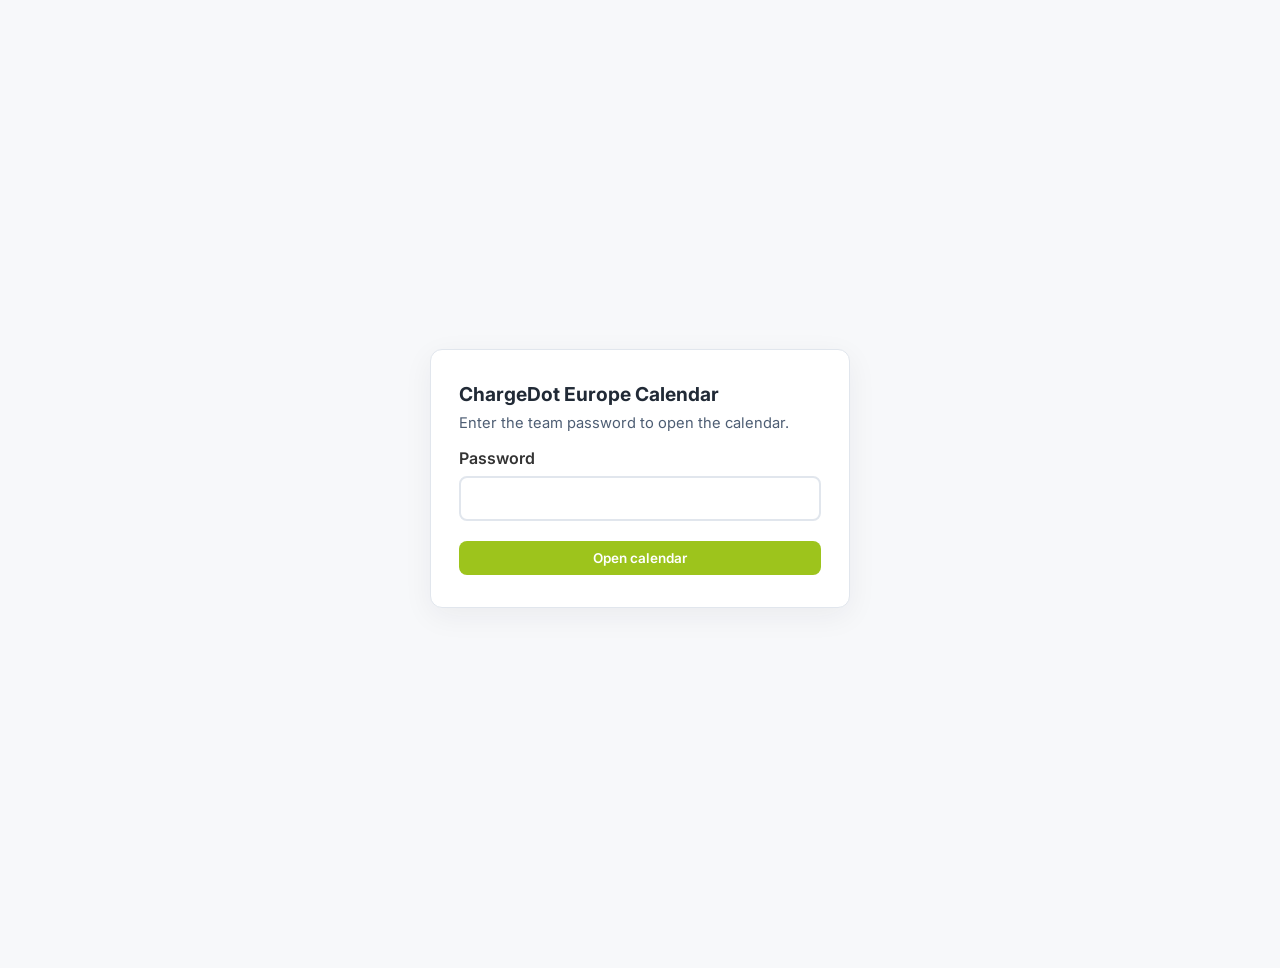
<file: index.html>
<!DOCTYPE html>
<html lang="en">
<head>
    <meta charset="UTF-8">
    <meta name="viewport" content="width=device-width, initial-scale=1.0">
    <title>ChargeDot Europe Calendar</title>
    <link rel="preconnect" href="https://fonts.googleapis.com">
    <link rel="preconnect" href="https://fonts.gstatic.com" crossorigin>
    <link href="https://fonts.googleapis.com/css2?family=Inter:wght@400;500;600;700&display=swap" rel="stylesheet">
    <link rel="icon" href="logo.png" type="image/png">
    <link rel="stylesheet" href="styles.css?v=20261125b">
</head>
<body>
    <div id="passwordGate" class="password-gate" hidden>
        <div class="password-card">
            <h1>ChargeDot Europe Calendar</h1>
            <p>Enter the team password to open the calendar.</p>
            <form id="passwordForm" autocomplete="off">
                <div class="form-group">
                    <label for="passwordInput">Password</label>
                    <input type="password" id="passwordInput" name="calendar-password" autocomplete="off" required>
                </div>
                <p id="passwordError" class="password-error" hidden>That password is not correct. Try again.</p>
                <button type="submit" class="btn btn-primary" style="width:100%;">Open calendar</button>
            </form>
        </div>
    </div>
    <div class="container" id="appContainer" hidden>
        <div class="header">
            <div class="header-logo">
                <div class="logo-icon">
                    <img src="logo.png" alt="ChargeDot">
                </div>
                <div>
                    <h1>ChargeDot Europe Calendar</h1>
                    <p>EV charging events, socials, Dutch, China and Singapore holidays and team days</p>
                </div>
            </div>
        </div>

        <div class="controls">
            <div class="view-buttons">
                <button class="btn btn-secondary active" onclick="changeView('year')">Year</button>
                <button class="btn btn-secondary" onclick="changeView('month')">Month</button>
                <button class="btn btn-secondary" onclick="changeView('week')">Week</button>
                <button class="btn btn-secondary" onclick="changeView('holidays')">Holiday view</button>
                <button class="btn btn-secondary" onclick="changeView('office')">Office view</button>
            </div>
            
            <div class="navigation">
                <button class="nav-btn" onclick="navigate(-1)">←</button>
                <div class="current-period" id="currentPeriod">2026</div>
                <button class="nav-btn" onclick="navigate(1)">→</button>
            </div>

            <div style="display:flex;gap:10px;">
                <button class="btn btn-primary" onclick="openAddModal()">+ Add event</button>
                <button class="btn btn-secondary" onclick="openOfficeSettings()" title="Configure office days">Office days</button>
            </div>
        </div>

        <div class="legend">
            <div class="legend-item" data-type="event" onclick="toggleFilter('event')" title="Click to hide or show">
                <div class="legend-color" style="background: #667eea;"></div>
                <span>EV events</span>
            </div>
            <div class="legend-item" data-type="social" onclick="toggleFilter('social')" title="Click to hide or show">
                <div class="legend-color" style="background: #db2777;"></div>
                <span>Social</span>
            </div>
            <div class="legend-item" data-type="holiday" onclick="toggleFilter('holiday')" title="Click to hide or show">
                <div class="legend-color" style="background: #e74c3c;"></div>
                <span>Holidays (NL + CN + SG)</span>
            </div>
            <div class="legend-item" data-type="birthday" onclick="toggleFilter('birthday')" title="Click to hide or show">
                <div class="legend-color" style="background: #f39c12;"></div>
                <span>Birthdays</span>
            </div>
            <div class="legend-item" data-type="office" onclick="toggleFilter('office')" title="Click to hide or show">
                <div class="legend-color" style="background: #27ae60;"></div>
                <span>Office days</span>
            </div>
            <div class="legend-item" data-type="employee-holiday" onclick="toggleFilter('employee-holiday')" title="Click to hide or show">
                <div class="legend-color" style="background: #9b59b6;"></div>
                <span>Employee holidays</span>
            </div>
            <div class="legend-item" data-type="wfh" onclick="toggleFilter('wfh')" title="Click to hide or show">
                <div class="legend-color" style="background: #17a2b8;"></div>
                <span>WFH (abroad)</span>
            </div>
            <div class="legend-item" data-type="other" onclick="toggleFilter('other')" title="Click to hide or show">
                <div class="legend-color" style="background: #34495e;"></div>
                <span>Other</span>
            </div>
            <button type="button" class="legend-bulk" id="legendBulkBtn" onclick="toggleAllFilters()">Deselect all</button>
        </div>

        <div class="calendar-content" id="calendarContent">
            <div style="padding: 50px; text-align: center; color: #4e5e74;">
                <h2>Loading calendar...</h2>
                <p>If this message persists, please refresh the page.</p>
            </div>
        </div>
    </div>

    <div class="modal" id="addModal">
        <div class="modal-content">
            <div class="modal-header">
                <h2>Add event</h2>
                <button class="close-btn" onclick="closeModal('addModal')">&times;</button>
            </div>
            <form onsubmit="addEvent(event)">
                <div class="form-group">
                    <label>Event type</label>
                    <select id="eventType" required onchange="updateFormForType()">
                        <option value="birthday">Birthday</option>
                        <option value="employee-holiday">Employee holiday</option>
                        <option value="event">EV event</option>
                        <option value="social">Social</option>
                        <option value="office">Office day</option>
                        <option value="wfh">WFH (abroad)</option>
                        <option value="other">Other</option>
                    </select>
                </div>
                <div class="form-group">
                    <label id="nameLabel">Name</label>
                    <input type="text" id="eventName" required placeholder="Team member name">
                </div>
                <div class="form-group">
                    <label>Start date</label>
                    <input type="date" id="eventDate" required>
                </div>
                <div class="form-group">
                    <label>End date (optional)</label>
                    <input type="date" id="eventEndDate">
                </div>
                <div class="form-group">
                    <label>Notes (optional)</label>
                    <textarea id="eventNotes" rows="3" placeholder="Any special notes..."></textarea>
                </div>
                <button type="submit" class="btn btn-primary" style="width: 100%;">Add event</button>
            </form>
        </div>
    </div>

    <div class="modal" id="viewModal">
        <div class="modal-content">
            <div class="modal-header">
                <h2 id="viewEventTitle"></h2>
                <button class="close-btn" onclick="closeModal('viewModal')">&times;</button>
            </div>
            <div id="viewEventContent"></div>
        </div>
    </div>

    <div class="modal" id="officeSettingsModal">
        <div class="modal-content" style="max-width:560px;">
            <div class="modal-header">
                <h2>Office days</h2>
                <button class="close-btn" onclick="closeModal('officeSettingsModal')">&times;</button>
            </div>

            <div style="margin-bottom:22px;">
                <label style="display:block;font-weight:600;margin-bottom:10px;color:#212a36;">Regular office days (every week)</label>
                <div id="weekdayToggles" style="display:flex;gap:8px;flex-wrap:wrap;">
                </div>
            </div>

            <div style="margin-bottom:22px;">
                <label style="display:block;font-weight:600;margin-bottom:10px;color:#212a36;">Excluded dates <span style="font-weight:400;color:#4e5e74;">(skip these dates)</span></label>
                <div id="excludeList" style="max-height:160px;overflow-y:auto;margin-bottom:8px;"></div>
                <div style="display:flex;gap:8px;">
                    <input type="date" id="newExcludeDate" style="flex:1;padding:8px;border:1px solid #e1e6ed;border-radius:8px;">
                    <button class="btn btn-primary" onclick="addExcludeDate()" style="padding:8px 16px;">Add</button>
                </div>
            </div>

            <div style="margin-bottom:22px;">
                <label style="display:block;font-weight:600;margin-bottom:10px;color:#212a36;">Extra dates <span style="font-weight:400;color:#4e5e74;">(one-off office days)</span></label>
                <div id="extraList" style="max-height:160px;overflow-y:auto;margin-bottom:8px;"></div>
                <div style="display:flex;gap:8px;">
                    <input type="date" id="newExtraDate" style="flex:1;padding:8px;border:1px solid #e1e6ed;border-radius:8px;">
                    <button class="btn btn-primary" onclick="addExtraDate()" style="padding:8px 16px;">Add</button>
                </div>
            </div>

            <div style="display:flex;gap:10px;margin-top:18px;">
                <button class="btn btn-primary" onclick="applyOfficeSettings()" style="flex:1;">Save and apply</button>
                <button class="btn btn-delete" onclick="resetOfficeSettings()" style="flex:0;white-space:nowrap;">Reset to defaults</button>
            </div>
        </div>
    </div>

    <script src="events.js?v=20261125b"></script>
    <script src="app-a.js?v=20261125b"></script>
    <script src="app-b.js?v=20261125b"></script>
    <script src="app-c.js?v=20261125b"></script>
</html>
</file>
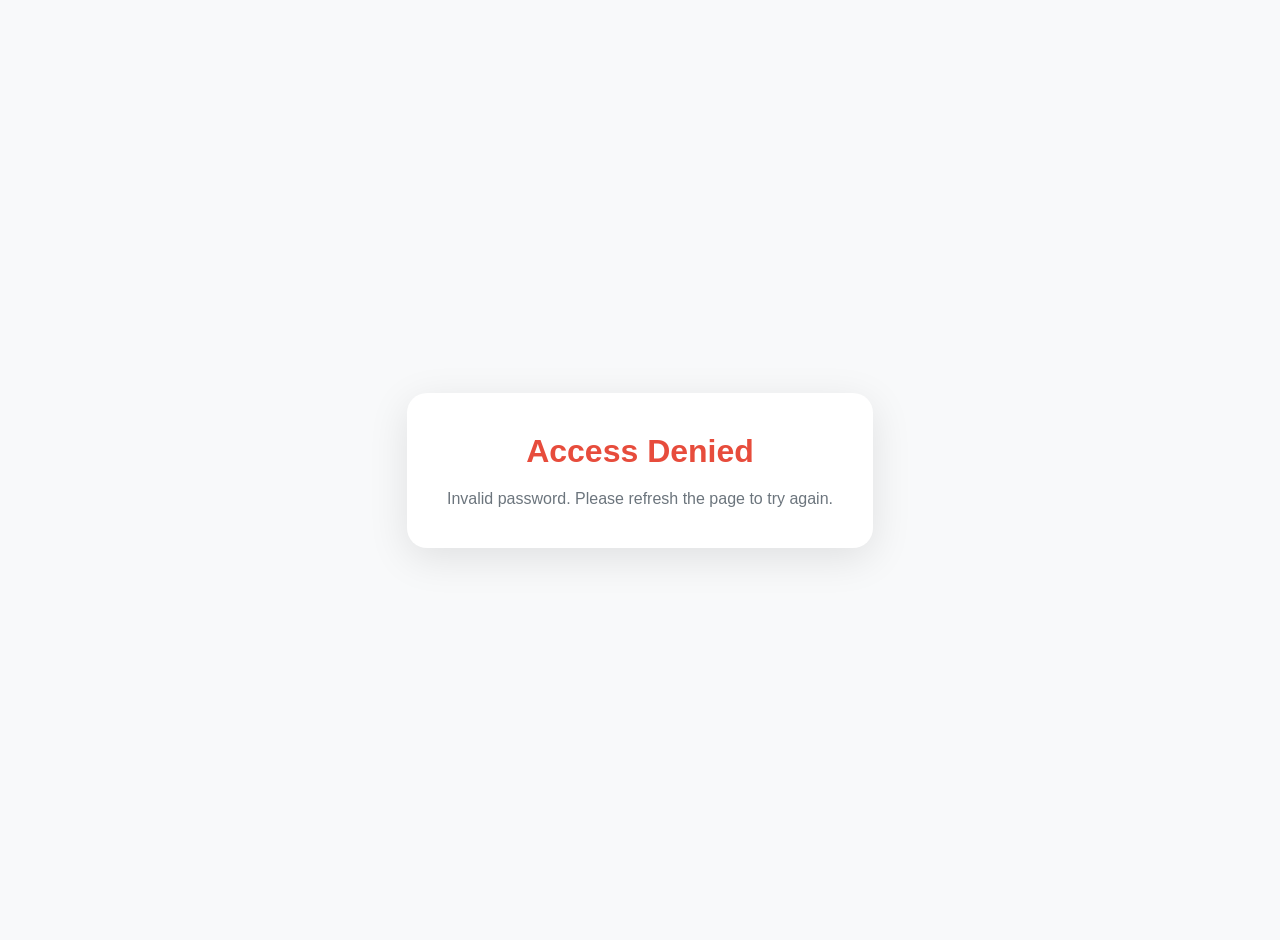
<file: calendar-2026 (4).html>
<!DOCTYPE html>
<html lang="en">
<head>
    <meta charset="UTF-8">
    <meta name="viewport" content="width=device-width, initial-scale=1.0">
    <title>2026 Calendar - Charge Europe</title>
    <style>
        * {
            margin: 0;
            padding: 0;
            box-sizing: border-box;
        }

        body {
            font-family: -apple-system, BlinkMacSystemFont, 'Segoe UI', Roboto, 'Helvetica Neue', Arial, sans-serif;
            background: #f8f9fa;
            min-height: 100vh;
            padding: 20px;
        }

        .container {
            max-width: 1400px;
            margin: 0 auto;
            background: white;
            border-radius: 20px;
            box-shadow: 0 20px 60px rgba(0,0,0,0.1);
            overflow: hidden;
            border: 3px solid #a4d233;
        }

        .header {
            background: white;
            color: #2c3e50;
            padding: 30px;
            text-align: center;
            position: relative;
            border-bottom: 3px solid #a4d233;
        }

        .header-logo {
            display: flex;
            align-items: center;
            justify-content: center;
            gap: 20px;
            margin-bottom: 10px;
        }

        .logo-icon {
            width: 80px;
            height: 80px;
        }

        .logo-icon img {
            width: 100%;
            height: 100%;
            object-fit: contain;
        }

        .header h1 {
            font-size: 2.5em;
            margin: 0;
            color: #2c3e50;
            font-weight: 700;
        }

        .header p {
            margin: 5px 0 0 0;
            color: #6c757d;
        }

        .controls {
            display: flex;
            justify-content: space-between;
            align-items: center;
            padding: 20px 30px;
            background: #f8f9fa;
            border-bottom: 1px solid #e9ecef;
            border-left: 4px solid #a4d233;
            flex-wrap: wrap;
            gap: 15px;
        }

        .view-buttons {
            display: flex;
            gap: 10px;
        }

        .btn {
            padding: 10px 20px;
            border: none;
            border-radius: 8px;
            cursor: pointer;
            font-size: 14px;
            font-weight: 600;
            transition: all 0.3s;
            text-transform: uppercase;
            letter-spacing: 0.5px;
        }

        .btn-primary {
            background: #a4d233;
            color: #2c3e50;
            font-weight: 600;
        }

        .btn-primary:hover {
            transform: translateY(-2px);
            box-shadow: 0 5px 15px rgba(164, 210, 51, 0.4);
            background: #92bd2a;
        }

        .btn-secondary {
            background: white;
            color: #a4d233;
            border: 2px solid #a4d233;
        }

        .btn-secondary:hover {
            background: #a4d233;
            color: #2c3e50;
        }

        .btn-secondary.active {
            background: #a4d233;
            color: #2c3e50;
        }

        .navigation {
            display: flex;
            align-items: center;
            gap: 15px;
        }

        .nav-btn {
            background: #a4d233;
            color: #2c3e50;
            border: none;
            border-radius: 50%;
            width: 40px;
            height: 40px;
            cursor: pointer;
            font-size: 20px;
            transition: all 0.3s;
            font-weight: bold;
        }

        .nav-btn:hover {
            background: #92bd2a;
            transform: scale(1.1);
        }

        .current-period {
            font-size: 1.3em;
            font-weight: 600;
            color: #333;
            min-width: 200px;
            text-align: center;
        }

        .legend {
            display: flex;
            gap: 20px;
            flex-wrap: wrap;
            padding: 15px 30px;
            background: #f8f9fa;
            border-bottom: 1px solid #e9ecef;
            border-left: 4px solid #a4d233;
        }

        .legend-item {
            display: flex;
            align-items: center;
            gap: 8px;
            font-size: 13px;
        }

        .legend-color {
            width: 20px;
            height: 20px;
            border-radius: 4px;
        }

        .calendar-content {
            padding: 30px;
            min-height: 600px;
        }

        /* Year View */
        .year-view {
            display: grid;
            grid-template-columns: repeat(auto-fit, minmax(280px, 1fr));
            gap: 25px;
        }

        .month-mini {
            background: white;
            border: 2px solid #e9ecef;
            border-radius: 12px;
            padding: 15px;
            transition: all 0.3s;
            cursor: pointer;
        }

        .month-mini:hover {
            transform: translateY(-5px);
            box-shadow: 0 10px 25px rgba(0,0,0,0.1);
            border-color: #a4d233;
        }

        .month-mini h3 {
            text-align: center;
            margin-bottom: 12px;
            color: #a4d233;
            font-size: 1.1em;
        }

        .mini-calendar {
            display: grid;
            grid-template-columns: repeat(7, 1fr);
            gap: 4px;
        }

        .mini-day-header {
            text-align: center;
            font-size: 11px;
            font-weight: 600;
            color: #666;
            padding: 4px;
        }

        .mini-day {
            aspect-ratio: 1;
            display: flex;
            align-items: center;
            justify-content: center;
            font-size: 12px;
            border-radius: 4px;
            position: relative;
            flex-direction: column;
            gap: 1px;
            cursor: pointer;
            transition: all 0.2s;
        }

        .mini-day:hover {
            transform: scale(1.1);
            z-index: 10;
        }

        .mini-day.has-event {
            color: white;
            font-weight: 600;
        }

        .mini-day.has-event.event {
            background: #667eea;
        }

        .mini-day.has-event.holiday {
            background: #e74c3c;
        }

        .mini-day.has-event.birthday {
            background: #f39c12;
        }

        .mini-day.has-event.office {
            background: #27ae60;
        }

        .mini-day.has-event.employee-holiday {
            background: #9b59b6;
        }

        .mini-day.has-event.other {
            background: #34495e;
        }

        .mini-day.has-event.multiple {
            background: linear-gradient(135deg, #667eea 0%, #e74c3c 50%, #f39c12 100%);
        }

        .mini-day-number {
            font-size: 12px;
        }

        .mini-day-events {
            display: none;
        }

        .mini-day-tooltip {
            position: absolute;
            bottom: 100%;
            left: 50%;
            transform: translateX(-50%);
            background: rgba(0, 0, 0, 0.9);
            color: white;
            padding: 8px 12px;
            border-radius: 6px;
            font-size: 11px;
            white-space: nowrap;
            z-index: 1000;
            pointer-events: none;
            opacity: 0;
            transition: opacity 0.2s;
            margin-bottom: 5px;
        }

        .mini-day:hover .mini-day-tooltip {
            opacity: 1;
        }

        .mini-day-tooltip::after {
            content: '';
            position: absolute;
            top: 100%;
            left: 50%;
            transform: translateX(-50%);
            border: 5px solid transparent;
            border-top-color: rgba(0, 0, 0, 0.9);
        }

        .mini-day.other-month {
            color: #ccc;
        }

        .mini-day.today {
            background: #ffd700;
            font-weight: bold;
        }

        /* Month View */
        .month-view {
            background: white;
        }

        .month-grid {
            display: grid;
            grid-template-columns: repeat(7, 1fr);
            gap: 1px;
            background: #e9ecef;
            border: 1px solid #e9ecef;
            border-radius: 8px;
            overflow: hidden;
        }

        .day-header {
            background: #f8f9fa;
            color: #2c3e50;
            text-align: center;
            padding: 15px;
            font-weight: 600;
            font-size: 14px;
            border-bottom: 2px solid #a4d233;
        }

        .day-cell {
            background: white;
            min-height: 120px;
            padding: 8px;
            position: relative;
            cursor: pointer;
            transition: all 0.2s;
        }

        .day-cell:hover {
            background: #f8f9fa;
        }

        .day-cell.other-month {
            background: #f8f9fa;
            color: #adb5bd;
        }

        .day-cell.today {
            background: #fff9e6;
            border: 2px solid #ffd700;
        }

        .day-number {
            font-weight: 600;
            font-size: 14px;
            margin-bottom: 5px;
        }

        .day-events {
            display: flex;
            flex-direction: column;
            gap: 3px;
        }

        .event-badge {
            font-size: 11px;
            padding: 3px 6px;
            border-radius: 4px;
            color: white;
            white-space: nowrap;
            overflow: hidden;
            text-overflow: ellipsis;
            cursor: pointer;
            transition: all 0.2s;
        }

        .event-badge:hover {
            transform: scale(1.05);
            z-index: 10;
        }

        .event-badge.event {
            background: #667eea;
        }

        .event-badge.holiday {
            background: #e74c3c;
        }

        .event-badge.birthday {
            background: #f39c12;
        }

        .event-badge.office {
            background: #27ae60;
        }

        .event-badge.employee-holiday {
            background: #9b59b6;
        }

        .event-badge.other {
            background: #34495e;
        }

        /* Week View */
        .week-view {
            background: white;
        }

        .week-grid {
            display: grid;
            grid-template-columns: 60px repeat(7, 1fr);
            gap: 1px;
            background: #e9ecef;
            border: 1px solid #e9ecef;
            border-radius: 8px;
            overflow: hidden;
        }

        .time-slot {
            background: white;
            padding: 10px;
            text-align: center;
            font-size: 12px;
            color: #666;
            border-right: 1px solid #e9ecef;
        }

        .week-day-header {
            background: #f8f9fa;
            color: #2c3e50;
            text-align: center;
            padding: 15px 10px;
            font-weight: 600;
            border-bottom: 2px solid #a4d233;
        }

        .week-day-cell {
            background: white;
            padding: 10px;
            min-height: 100px;
            position: relative;
        }

        .week-day-cell.today {
            background: #fff9e6;
        }

        .week-event {
            padding: 8px;
            margin-bottom: 5px;
            border-radius: 6px;
            color: white;
            font-size: 12px;
            cursor: pointer;
            transition: all 0.2s;
        }

        .week-event:hover {
            transform: translateX(5px);
        }

        .week-event.event {
            background: #667eea;
        }

        .week-event.holiday {
            background: #e74c3c;
        }

        .week-event.birthday {
            background: #f39c12;
        }

        .week-event.office {
            background: #27ae60;
        }

        .week-event.employee-holiday {
            background: #9b59b6;
        }

        .week-event.other {
            background: #34495e;
        }

        /* Modal */
        .modal {
            display: none;
            position: fixed;
            top: 0;
            left: 0;
            width: 100%;
            height: 100%;
            background: rgba(0,0,0,0.5);
            z-index: 1000;
            align-items: center;
            justify-content: center;
        }

        .modal.active {
            display: flex;
        }

        .modal-content {
            background: white;
            border-radius: 16px;
            padding: 30px;
            max-width: 500px;
            width: 90%;
            max-height: 90vh;
            overflow-y: auto;
            box-shadow: 0 20px 60px rgba(0,0,0,0.3);
        }

        .modal-header {
            display: flex;
            justify-content: space-between;
            align-items: center;
            margin-bottom: 20px;
            padding-bottom: 15px;
            border-bottom: 2px solid #e9ecef;
        }

        .modal-header h2 {
            color: #a4d233;
            font-size: 1.5em;
        }

        .close-btn {
            background: none;
            border: none;
            font-size: 28px;
            cursor: pointer;
            color: #adb5bd;
            transition: all 0.3s;
        }

        .close-btn:hover {
            color: #e74c3c;
            transform: rotate(90deg);
        }

        .form-group {
            margin-bottom: 20px;
        }

        .form-group label {
            display: block;
            margin-bottom: 8px;
            font-weight: 600;
            color: #333;
        }

        .form-group input,
        .form-group select,
        .form-group textarea {
            width: 100%;
            padding: 12px;
            border: 2px solid #e9ecef;
            border-radius: 8px;
            font-size: 14px;
            transition: all 0.3s;
        }

        .form-group input:focus,
        .form-group select:focus,
        .form-group textarea:focus {
            outline: none;
            border-color: #a4d233;
            box-shadow: 0 0 0 3px rgba(164, 210, 51, 0.1);
        }

        .event-details {
            background: #f8f9fa;
            padding: 20px;
            border-radius: 8px;
            margin-bottom: 15px;
        }

        .event-details p {
            margin-bottom: 10px;
            line-height: 1.6;
        }

        .event-details strong {
            color: #a4d233;
        }

        .event-details a {
            color: #a4d233;
            text-decoration: none;
            word-break: break-all;
        }

        .event-details a:hover {
            text-decoration: underline;
        }

        .btn-delete {
            background: #e74c3c;
            color: white;
            margin-top: 10px;
        }

        .btn-delete:hover {
            background: #c0392b;
        }

        @media (max-width: 768px) {
            .controls {
                flex-direction: column;
            }

            .year-view {
                grid-template-columns: 1fr;
            }

            .month-grid,
            .week-grid {
                font-size: 12px;
            }

            .day-cell {
                min-height: 80px;
            }
        }
    </style>
</head>
<body>
    <div class="container">
        <div class="header">
            <div class="header-logo">
                <div class="logo-icon">
                    <img src="[data-uri]" alt="Chargedot Logo">
                </div>
                <div>
                    <h1>Chargedot Europe 2026 Calendar</h1>
                    <p>EV Charging Events, Dutch Holidays & Team Birthdays</p>
                </div>
            </div>
        </div>

        <div class="controls">
            <div class="view-buttons">
                <button class="btn btn-secondary active" onclick="changeView('year')">Year</button>
                <button class="btn btn-secondary" onclick="changeView('month')">Month</button>
                <button class="btn btn-secondary" onclick="changeView('week')">Week</button>
            </div>
            
            <div class="navigation">
                <button class="nav-btn" onclick="navigate(-1)">←</button>
                <div class="current-period" id="currentPeriod">2026</div>
                <button class="nav-btn" onclick="navigate(1)">→</button>
            </div>

            <button class="btn btn-primary" onclick="openAddModal()">+ Add Event</button>
        </div>

        <div class="legend">
            <div class="legend-item">
                <div class="legend-color" style="background: #667eea;"></div>
                <span>EV Events</span>
            </div>
            <div class="legend-item">
                <div class="legend-color" style="background: #e74c3c;"></div>
                <span>Dutch Holidays</span>
            </div>
            <div class="legend-item">
                <div class="legend-color" style="background: #f39c12;"></div>
                <span>Birthdays</span>
            </div>
            <div class="legend-item">
                <div class="legend-color" style="background: #27ae60;"></div>
                <span>Office Days</span>
            </div>
            <div class="legend-item">
                <div class="legend-color" style="background: #9b59b6;"></div>
                <span>Employee Holidays</span>
            </div>
            <div class="legend-item">
                <div class="legend-color" style="background: #34495e;"></div>
                <span>Other</span>
            </div>
        </div>

        <div class="calendar-content" id="calendarContent">
            <div style="padding: 50px; text-align: center; color: #6c757d;">
                <h2>Loading calendar...</h2>
                <p>If this message persists, please refresh the page.</p>
            </div>
        </div>
    </div>

    <!-- Add Event Modal -->
    <div class="modal" id="addModal">
        <div class="modal-content">
            <div class="modal-header">
                <h2>Add Event</h2>
                <button class="close-btn" onclick="closeModal('addModal')">&times;</button>
            </div>
            <form onsubmit="addEvent(event)">
                <div class="form-group">
                    <label>Event Type</label>
                    <select id="eventType" required onchange="updateFormForType()">
                        <option value="birthday">Birthday</option>
                        <option value="employee-holiday">Employee Holiday</option>
                        <option value="event">EV Event</option>
                        <option value="other">Other</option>
                    </select>
                </div>
                <div class="form-group">
                    <label id="nameLabel">Name</label>
                    <input type="text" id="eventName" required placeholder="Team member name">
                </div>
                <div class="form-group">
                    <label>Date</label>
                    <input type="date" id="eventDate" required>
                </div>
                <div class="form-group">
                    <label>Notes (optional)</label>
                    <textarea id="eventNotes" rows="3" placeholder="Any special notes..."></textarea>
                </div>
                <button type="submit" class="btn btn-primary" style="width: 100%;">Add Event</button>
            </form>
        </div>
    </div>

    <!-- View Event Modal -->
    <div class="modal" id="viewModal">
        <div class="modal-content">
            <div class="modal-header">
                <h2 id="viewEventTitle"></h2>
                <button class="close-btn" onclick="closeModal('viewModal')">&times;</button>
            </div>
            <div id="viewEventContent"></div>
        </div>
    </div>

    <script>
        // Password protection
        (function() {
            const correctPassword = 'NLCAM';
            const sessionKey = 'calendarAuthenticated';
            
            // Check if already authenticated in this session
            if (sessionStorage.getItem(sessionKey) === 'true') {
                return; // Already authenticated, continue loading
            }
            
            // Prompt for password
            const enteredPassword = prompt('Please enter the password to access the calendar:');
            
            if (enteredPassword === correctPassword) {
                sessionStorage.setItem(sessionKey, 'true');
                // Continue loading calendar
            } else {
                document.body.innerHTML = '<div style="display: flex; align-items: center; justify-content: center; height: 100vh; font-family: Arial; background: #f8f9fa;"><div style="text-align: center; padding: 40px; background: white; border-radius: 20px; box-shadow: 0 10px 40px rgba(0,0,0,0.1);"><h1 style="color: #e74c3c; margin-bottom: 20px;">Access Denied</h1><p style="color: #6c757d;">Invalid password. Please refresh the page to try again.</p></div></div>';
                throw new Error('Authentication failed');
            }
        })();

        const CALENDAR_EVENTS = [
  {
    "id": "event_0",
    "title": "European EV Charging Infrastructure",
    "start": "2026-01-29",
    "end": "2026-01-30",
    "type": "event",
    "location": "Amsterdam, NL",
    "priority": "High",
    "website": "https://annual-ev-charging-infrastructure.com/"
  },
  {
    "id": "event_1",
    "title": "Charging Infrastructure Congress",
    "start": "2026-02-10",
    "end": "2026-02-10",
    "type": "event",
    "location": "Brussels, BE",
    "priority": "High",
    "website": "https://www.charginginfrastructure.eu/"
  },
  {
    "id": "event_2",
    "title": "EV Charging UK",
    "start": "2026-02-11",
    "end": "2026-02-12",
    "type": "event",
    "location": "London, UK",
    "priority": "High",
    "website": "https://www.uk.evcharging-infrastructure.com/"
  },
  {
    "id": "event_3",
    "title": "EVolution Europe: The Electric Vehicle Conference (EV Summit)",
    "start": "2026-02-24",
    "end": "2026-02-27",
    "type": "event",
    "location": "Amsterdam, NL",
    "priority": "High",
    "website": "https://ev-summit.com/"
  },
  {
    "id": "event_4",
    "title": "4th Annual EV Charging Infrastructure Forum (Leadvent Group)",
    "start": "2026-02-25",
    "end": "2026-02-26",
    "type": "event",
    "location": "Munich, DE",
    "priority": "High",
    "website": "https://www.leadventgrp.com/events/4th-annual-ev-charging-infrastructure-forum/"
  },
  {
    "id": "event_5",
    "title": "WSED – Smart E-Mobility Track",
    "start": "2026-02-25",
    "end": "2026-02-27",
    "type": "event",
    "location": "Wels, AT",
    "priority": "Medium",
    "website": "https://www.wsed.at/"
  },
  {
    "id": "event_6",
    "title": "KEY – The Energy Transition Expo",
    "start": "2026-03-04",
    "end": "2026-03-06",
    "type": "event",
    "location": "Rimini, IT",
    "priority": "Medium",
    "website": "https://www.key-expo.com/"
  },
  {
    "id": "event_7",
    "title": "eMobility Expo World Congress (MOW)",
    "start": "2026-03-10",
    "end": "2026-03-11",
    "type": "event",
    "location": "Malaga, ES",
    "priority": "High",
    "website": "https://emobilityworldcongress.com/"
  },
  {
    "id": "event_8",
    "title": "Solar Solutions",
    "start": "2026-03-10",
    "end": "2026-03-12",
    "type": "event",
    "location": "Amsterdam, NL",
    "priority": "Low",
    "website": "https://www.solarsolutions.nl/"
  },
  {
    "id": "event_9",
    "title": "Vehicle-to-Grid, Vehicle-to-Home & Smart Charging Conference",
    "start": "2026-04-15",
    "end": "2026-04-16",
    "type": "event",
    "location": "Münster, DE",
    "priority": "Medium",
    "website": "https://www.vehicle-2-grid.eu/en/"
  },
  {
    "id": "event_10",
    "title": "EV Infrastructure Expo",
    "start": "2026-04-23",
    "end": "2026-04-24",
    "type": "event",
    "location": "Silverstone, UK",
    "priority": "Medium",
    "website": "https://evinfraexpo.com/"
  },
  {
    "id": "event_11",
    "title": "ChargeTec",
    "start": "2026-04-28",
    "end": "2026-04-29",
    "type": "event",
    "location": "Munich, DE",
    "priority": "High",
    "website": "https://www.chargetec-online.de/en/"
  },
  {
    "id": "event_12",
    "title": "Euro EV Show (EEVS)",
    "start": "2026-05-05",
    "end": "2026-05-06",
    "type": "event",
    "location": "Madrid, ES",
    "priority": "Medium",
    "website": "https://www.euroevshow.com/"
  },
  {
    "id": "event_13",
    "title": "Nordic EV Summit",
    "start": "2026-05-06",
    "end": "2026-05-07",
    "type": "event",
    "location": "Lillestrom, NO",
    "priority": "Medium",
    "website": "https://www.nordicevs.com/"
  },
  {
    "id": "event_14",
    "title": "Everything Electric North",
    "start": "2026-05-08",
    "end": "2026-05-09",
    "type": "event",
    "location": "Harrogate, UK",
    "priority": "Low",
    "website": "https://www.everythingelectricnorth.co.uk/"
  },
  {
    "id": "event_15",
    "title": "London EV Show",
    "start": "2026-05-13",
    "end": "2026-05-14",
    "type": "event",
    "location": "London, UK",
    "priority": "High",
    "website": "https://www.londonevshow.com/"
  },
  {
    "id": "event_16",
    "title": "Drive to Zero",
    "start": "2026-06-02",
    "end": "2026-06-03",
    "type": "event",
    "location": "Paris, FR",
    "priority": "Medium",
    "website": "https://drivetozero.co.uk/"
  },
  {
    "id": "event_17",
    "title": "The Battery Show Europe / EV Tech Expo Europe",
    "start": "2026-06-09",
    "end": "2026-06-11",
    "type": "event",
    "location": "Stuttgart, DE",
    "priority": "High",
    "website": "https://www.thebatteryshow.eu/"
  },
  {
    "id": "event_18",
    "title": "iVT Expo",
    "start": "2026-06-10",
    "end": "2026-06-11",
    "type": "event",
    "location": "Cologne, DE",
    "priority": "Low",
    "website": "https://www.ivtexpo.com/"
  },
  {
    "id": "event_19",
    "title": "MOVE",
    "start": "2026-06-17",
    "end": "2026-06-18",
    "type": "event",
    "location": "London, UK",
    "priority": "High",
    "website": "https://www.terrapinn.com/exhibition/move/index.stm"
  },
  {
    "id": "event_20",
    "title": "Power2Drive Europe Conference",
    "start": "2026-06-22",
    "end": "2026-06-23",
    "type": "event",
    "location": "Munich, DE",
    "priority": "High",
    "website": "https://www.powertodrive.eu/"
  },
  {
    "id": "event_21",
    "title": "Power2Drive Europe (Exhibition)",
    "start": "2026-06-23",
    "end": "2026-06-25",
    "type": "event",
    "location": "Munich, DE",
    "priority": "High",
    "website": "https://www.powertodrive.eu/"
  },
  {
    "id": "event_22",
    "title": "Vehicle Electrification Expo",
    "start": "2026-07-08",
    "end": "2026-07-09",
    "type": "event",
    "location": "Birmingham, UK",
    "priority": "Medium",
    "website": "https://www.vehicleelectrificationexpo.co.uk/"
  },
  {
    "id": "event_25",
    "title": "Intercharge Network Conference (ICNC)",
    "start": "2026-09-01",
    "end": "2026-09-01",
    "type": "event",
    "location": "Berlin, DE",
    "priority": "Medium",
    "website": "https://www.icnc-conference.com/"
  },
  {
    "id": "event_23",
    "title": "Everything Electric Greater London",
    "start": "2026-09-11",
    "end": "2026-09-12",
    "type": "event",
    "location": "London, UK",
    "priority": "Medium",
    "website": "https://www.everythingelectric.co.uk/"
  },
  {
    "id": "event_24",
    "title": "EVCharge Live UK",
    "start": "2026-09-22",
    "end": "2026-09-24",
    "type": "event",
    "location": "Birmingham, UK",
    "priority": "High",
    "website": "https://evchargelive.co.uk/"
  },
  {
    "id": "event_26",
    "title": "Energie Vakbeurs",
    "start": "2026-10-06",
    "end": "2026-10-08",
    "type": "event",
    "location": "Den Bosch, NL",
    "priority": "Medium",
    "website": "https://www.energievakbeurs.nl/"
  },
  {
    "id": "event_27",
    "title": "E-CHARGE",
    "start": "2026-10-07",
    "end": "2026-10-09",
    "type": "event",
    "location": "Bologna, IT",
    "priority": "Medium",
    "website": "https://www.e-charge.it/"
  },
  {
    "id": "event_28",
    "title": "E-TECH EUROPE",
    "start": "2026-10-07",
    "end": "2026-10-09",
    "type": "event",
    "location": "Bologna, IT",
    "priority": "Medium",
    "website": "https://www.e-techeurope.com/"
  },
  {
    "id": "event_29",
    "title": "eMove360 Europe",
    "start": "2026-10-13",
    "end": "2026-10-14",
    "type": "event",
    "location": "Munich, DE",
    "priority": "High",
    "website": "https://www.emove360.com/"
  },
  {
    "id": "event_30",
    "title": "eMobility Expo",
    "start": "2026-12-01",
    "end": "2026-12-03",
    "type": "event",
    "location": "Warsaw, PL",
    "priority": "Medium",
    "website": "https://emobilityexpo.pl/"
  },
  {
    "id": "h1",
    "title": "New Year's Day",
    "start": "2026-01-01",
    "end": "2026-01-01",
    "type": "holiday"
  },
  {
    "id": "h2",
    "title": "Good Friday",
    "start": "2026-04-03",
    "end": "2026-04-03",
    "type": "holiday"
  },
  {
    "id": "h3",
    "title": "Easter Sunday",
    "start": "2026-04-05",
    "end": "2026-04-05",
    "type": "holiday"
  },
  {
    "id": "h4",
    "title": "Easter Monday",
    "start": "2026-04-06",
    "end": "2026-04-06",
    "type": "holiday"
  },
  {
    "id": "h5",
    "title": "King's Day",
    "start": "2026-04-27",
    "end": "2026-04-27",
    "type": "holiday"
  },
  {
    "id": "h6",
    "title": "Ascension Day",
    "start": "2026-05-14",
    "end": "2026-05-14",
    "type": "holiday"
  },
  {
    "id": "h7",
    "title": "Whit Sunday",
    "start": "2026-05-24",
    "end": "2026-05-24",
    "type": "holiday"
  },
  {
    "id": "h8",
    "title": "Whit Monday",
    "start": "2026-05-25",
    "end": "2026-05-25",
    "type": "holiday"
  },
  {
    "id": "h9",
    "title": "Christmas Day",
    "start": "2026-12-25",
    "end": "2026-12-25",
    "type": "holiday"
  },
  {
    "id": "h10",
    "title": "Boxing Day",
    "start": "2026-12-26",
    "end": "2026-12-26",
    "type": "holiday"
  }
];

        let events = [...CALENDAR_EVENTS];
        let currentView = 'year';
        let currentYear = 2026;
        let currentMonth = 0; // January
        let currentWeekStart = new Date(2026, 0, 1);

        // Generate office days for 2026
        function generateOfficeDays() {
            const officeDays = [];
            
            // List of dates to exclude (holidays)
            const excludeDates = new Set([
                '2026-01-01', // New Year's Day (Thursday)
                '2026-01-02', // Day after New Year
                '2026-04-03', // Good Friday
                '2026-04-06', // Easter Monday
                '2026-04-27', // King's Day
                '2026-05-14', // Ascension Day (Thursday)
                '2026-05-25', // Whit Monday
                '2026-12-25', // Christmas Day
                '2026-12-28', // Monday after Boxing Day
            ]);
            
            let officeId = 1;
            
            // Generate for each month
            for (let month = 0; month < 12; month++) {
                const daysInMonth = new Date(2026, month + 1, 0).getDate();
                
                for (let day = 1; day <= daysInMonth; day++) {
                    const date = new Date(2026, month, day);
                    const dayOfWeek = date.getDay(); // 0=Sunday, 1=Monday, ..., 6=Saturday
                    
                    // Format date as YYYY-MM-DD
                    const year = date.getFullYear();
                    const monthStr = String(date.getMonth() + 1).padStart(2, '0');
                    const dayStr = String(date.getDate()).padStart(2, '0');
                    const dateStr = `${year}-${monthStr}-${dayStr}`;
                    
                    // Check if it's Monday (1) or Thursday (4)
                    const isMonday = dayOfWeek === 1;
                    const isThursday = dayOfWeek === 4;
                    
                    if (isMonday || isThursday) {
                        // Skip if it's a holiday or Feb 12
                        if (excludeDates.has(dateStr) || dateStr === '2026-02-12') {
                            continue;
                        }
                        
                        officeDays.push({
                            id: 'office_' + officeId++,
                            title: 'Office Day',
                            start: dateStr,
                            end: dateStr,
                            type: 'office'
                        });
                    } else if (dateStr === '2026-02-11') {
                        // Special case: Feb 11 (Wednesday) instead of Feb 12 (Thursday)
                        officeDays.push({
                            id: 'office_' + officeId++,
                            title: 'Office Day',
                            start: dateStr,
                            end: dateStr,
                            type: 'office'
                        });
                    }
                }
            }
            
            return officeDays;
        }

        // Add office days to events
        events = [...CALENDAR_EVENTS, ...generateOfficeDays()];
        
        // Set initial week start to first Monday of 2026
        let initialWeekStart = new Date(2026, 0, 1);
        while (initialWeekStart.getDay() !== 1) {
            initialWeekStart.setDate(initialWeekStart.getDate() + 1);
        }
        currentWeekStart = initialWeekStart;

        // Load saved birthdays from localStorage
        function loadSavedEvents() {
            const saved = localStorage.getItem('calendarBirthdays');
            if (saved) {
                const birthdays = JSON.parse(saved);
                events = [...CALENDAR_EVENTS, ...generateOfficeDays(), ...birthdays];
            }
        }

        function saveBirthdays() {
            const birthdays = events.filter(e => e.type === 'birthday');
            localStorage.setItem('calendarBirthdays', JSON.stringify(birthdays));
        }

        function changeView(view) {
            currentView = view;
            document.querySelectorAll('.view-buttons .btn-secondary').forEach(btn => {
                btn.classList.remove('active');
            });
            event.target.classList.add('active');
            renderCalendar();
        }

        function navigate(direction) {
            if (currentView === 'year') {
                currentYear += direction;
            } else if (currentView === 'month') {
                currentMonth += direction;
                if (currentMonth > 11) {
                    currentMonth = 0;
                    currentYear++;
                } else if (currentMonth < 0) {
                    currentMonth = 11;
                    currentYear--;
                }
            } else if (currentView === 'week') {
                currentWeekStart = new Date(currentWeekStart);
                currentWeekStart.setDate(currentWeekStart.getDate() + (direction * 7));
            }
            renderCalendar();
        }

        function getEventsForDate(date) {
            // Normalize to local date string for comparison (YYYY-MM-DD)
            const year = date.getFullYear();
            const month = String(date.getMonth() + 1).padStart(2, '0');
            const day = String(date.getDate()).padStart(2, '0');
            const dateStr = `${year}-${month}-${day}`;
            
            return events.filter(event => {
                // Compare date strings directly to avoid timezone issues
                return event.start <= dateStr && event.end >= dateStr;
            });
        }

        function renderYearView() {
            const monthNames = ['January', 'February', 'March', 'April', 'May', 'June',
                              'July', 'August', 'September', 'October', 'November', 'December'];
            
            let html = '<div class="year-view">';
            
            for (let month = 0; month < 12; month++) {
                html += `<div class="month-mini" onclick="goToMonth(${month})">`;
                html += `<h3>${monthNames[month]}</h3>`;
                html += '<div class="mini-calendar">';
                
                // Day headers
                ['M', 'T', 'W', 'T', 'F', 'S', 'S'].forEach(day => {
                    html += `<div class="mini-day-header">${day}</div>`;
                });
                
                // Get first day of month (adjust for Monday start)
                const firstDay = new Date(currentYear, month, 1);
                const lastDay = new Date(currentYear, month + 1, 0);
                let startingDayOfWeek = firstDay.getDay() - 1; // Adjust so Monday = 0
                if (startingDayOfWeek === -1) startingDayOfWeek = 6; // Sunday becomes 6
                
                // Previous month days
                for (let i = 0; i < startingDayOfWeek; i++) {
                    html += '<div class="mini-day other-month"></div>';
                }
                
                // Current month days
                for (let day = 1; day <= lastDay.getDate(); day++) {
                    const date = new Date(currentYear, month, day);
                    const dayEvents = getEventsForDate(date);
                    const isToday = date.toDateString() === new Date().toDateString();
                    
                    // Determine primary color class
                    let colorClass = '';
                    if (dayEvents.length > 0) {
                        const eventTypes = dayEvents.map(e => e.type);
                        if (eventTypes.length > 1 && new Set(eventTypes).size > 1) {
                            colorClass = 'multiple';
                        } else {
                            colorClass = dayEvents[0].type;
                        }
                    }
                    
                    html += `<div class="mini-day ${isToday ? 'today' : ''} ${dayEvents.length > 0 ? 'has-event ' + colorClass : ''}">`;
                    html += `<div class="mini-day-number">${day}</div>`;
                    
                    if (dayEvents.length > 0) {
                        // Add tooltip with event names
                        html += '<div class="mini-day-tooltip">';
                        dayEvents.forEach((evt, idx) => {
                            if (idx > 0) html += '<br>';
                            html += evt.title;
                        });
                        html += '</div>';
                    }
                    
                    html += '</div>';
                }
                
                html += '</div></div>';
            }
            
            html += '</div>';
            
            document.getElementById('calendarContent').innerHTML = html;
            document.getElementById('currentPeriod').textContent = currentYear;
        }

        function goToMonth(month) {
            currentMonth = month;
            changeView('month');
            document.querySelectorAll('.view-buttons .btn-secondary').forEach((btn, idx) => {
                btn.classList.remove('active');
                if (idx === 1) btn.classList.add('active');
            });
        }

        function renderMonthView() {
            const monthNames = ['January', 'February', 'March', 'April', 'May', 'June',
                              'July', 'August', 'September', 'October', 'November', 'December'];
            
            const firstDay = new Date(currentYear, currentMonth, 1);
            const lastDay = new Date(currentYear, currentMonth + 1, 0);
            const monthLength = lastDay.getDate();
            
            // Get day of week for first day (0=Sunday, 1=Monday, ..., 6=Saturday)
            let startingDayOfWeek = firstDay.getDay();
            // Convert to Monday start (0=Monday, 1=Tuesday, ..., 6=Sunday)
            startingDayOfWeek = startingDayOfWeek === 0 ? 6 : startingDayOfWeek - 1;
            
            let html = '<div class="month-view"><div class="month-grid">';
            
            // Day headers
            ['Monday', 'Tuesday', 'Wednesday', 'Thursday', 'Friday', 'Saturday', 'Sunday'].forEach(day => {
                html += `<div class="day-header">${day}</div>`;
            });
            
            // Previous month days
            const prevMonthLastDay = new Date(currentYear, currentMonth, 0).getDate();
            for (let i = startingDayOfWeek - 1; i >= 0; i--) {
                const day = prevMonthLastDay - i;
                html += `<div class="day-cell other-month"><div class="day-number">${day}</div></div>`;
            }
            
            // Current month days
            for (let day = 1; day <= monthLength; day++) {
                const date = new Date(currentYear, currentMonth, day);
                const dayEvents = getEventsForDate(date);
                const isToday = date.toDateString() === new Date().toDateString();
                
                html += `<div class="day-cell ${isToday ? 'today' : ''}" onclick="dayClick('${date.toISOString()}')">`;
                html += `<div class="day-number">${day}</div>`;
                html += '<div class="day-events">';
                
                dayEvents.forEach(event => {
                    html += `<div class="event-badge ${event.type}" onclick="event.stopPropagation(); viewEvent('${event.id}')" title="${event.title}">${event.title}</div>`;
                });
                
                html += '</div></div>';
            }
            
            // Next month days
            const usedCells = startingDayOfWeek + monthLength;
            const remainingCells = 42 - usedCells;
            for (let day = 1; day <= remainingCells; day++) {
                html += `<div class="day-cell other-month"><div class="day-number">${day}</div></div>`;
            }
            
            html += '</div></div>';
            
            document.getElementById('calendarContent').innerHTML = html;
            document.getElementById('currentPeriod').textContent = `${monthNames[currentMonth]} ${currentYear}`;
        }

        function renderWeekView() {
            const weekStart = new Date(currentWeekStart);
            const weekEnd = new Date(weekStart);
            weekEnd.setDate(weekEnd.getDate() + 6);
            
            const monthNames = ['January', 'February', 'March', 'April', 'May', 'June',
                              'July', 'August', 'September', 'October', 'November', 'December'];
            
            let html = '<div class="week-view"><div class="week-grid">';
            
            // Empty corner cell
            html += '<div class="time-slot"></div>';
            
            // Day headers
            const dayNames = ['Monday', 'Tuesday', 'Wednesday', 'Thursday', 'Friday', 'Saturday', 'Sunday'];
            for (let i = 0; i < 7; i++) {
                const date = new Date(weekStart);
                date.setDate(date.getDate() + i);
                const isToday = date.toDateString() === new Date().toDateString();
                const dayOfWeek = date.getDay();
                const adjustedDayIndex = dayOfWeek === 0 ? 6 : dayOfWeek - 1; // Adjust so Monday = 0
                html += `<div class="week-day-header ${isToday ? 'today' : ''}">
                    ${dayNames[adjustedDayIndex]}<br>
                    ${monthNames[date.getMonth()]} ${date.getDate()}
                </div>`;
            }
            
            // All day events
            html += '<div class="time-slot">All Day</div>';
            for (let i = 0; i < 7; i++) {
                const date = new Date(weekStart);
                date.setDate(date.getDate() + i);
                const dayEvents = getEventsForDate(date);
                const isToday = date.toDateString() === new Date().toDateString();
                
                html += `<div class="week-day-cell ${isToday ? 'today' : ''}">`;
                dayEvents.forEach(event => {
                    html += `<div class="week-event ${event.type}" onclick="viewEvent('${event.id}')">${event.title}</div>`;
                });
                html += '</div>';
            }
            
            html += '</div></div>';
            
            document.getElementById('calendarContent').innerHTML = html;
            
            const startStr = `${monthNames[weekStart.getMonth()]} ${weekStart.getDate()}`;
            const endStr = `${monthNames[weekEnd.getMonth()]} ${weekEnd.getDate()}, ${weekEnd.getFullYear()}`;
            document.getElementById('currentPeriod').textContent = `${startStr} - ${endStr}`;
        }

        function renderCalendar() {
            if (currentView === 'year') {
                renderYearView();
            } else if (currentView === 'month') {
                renderMonthView();
            } else {
                renderWeekView();
            }
        }

        function openAddModal() {
            document.getElementById('addModal').classList.add('active');
            document.getElementById('eventDate').valueAsDate = new Date();
            document.getElementById('eventType').value = 'birthday';
            updateFormForType();
        }

        function updateFormForType() {
            const type = document.getElementById('eventType').value;
            const nameLabel = document.getElementById('nameLabel');
            const nameInput = document.getElementById('eventName');
            
            if (type === 'birthday') {
                nameLabel.textContent = 'Name';
                nameInput.placeholder = 'Team member name';
            } else if (type === 'employee-holiday') {
                nameLabel.textContent = 'Employee Name';
                nameInput.placeholder = 'Who is taking holiday?';
            } else if (type === 'event') {
                nameLabel.textContent = 'Event Name';
                nameInput.placeholder = 'e.g., EV Conference, Trade Show';
            } else if (type === 'other') {
                nameLabel.textContent = 'Event Name';
                nameInput.placeholder = 'e.g., Company Meeting, Training';
            }
        }

        function closeModal(modalId) {
            document.getElementById(modalId).classList.remove('active');
        }

        function dayClick(dateStr) {
            const date = new Date(dateStr);
            document.getElementById('eventDate').valueAsDate = date;
            openAddModal();
        }

        function addEvent(e) {
            e.preventDefault();
            
            const name = document.getElementById('eventName').value;
            const date = document.getElementById('eventDate').value;
            const notes = document.getElementById('eventNotes').value;
            const type = document.getElementById('eventType').value;
            
            const newEvent = {
                id: type + '_custom_' + Date.now(),
                title: name,
                start: date,
                end: date,
                type: type,
                notes: notes
            };
            
            // Filter out old event to avoid duplicates, keep office days
            const nonUserEvents = events.filter(e => e.id !== newEvent.id);
            events = [...nonUserEvents, newEvent];
            saveBirthdays();
            
            closeModal('addModal');
            renderCalendar();
            
            // Reset form
            document.getElementById('eventName').value = '';
            document.getElementById('eventNotes').value = '';
            document.getElementById('eventType').value = 'birthday';
        }

        function viewEvent(eventId) {
            const event = events.find(e => e.id === eventId);
            if (!event) return;
            
            const modal = document.getElementById('viewModal');
            document.getElementById('viewEventTitle').textContent = event.title;
            
            let content = '<div class="event-details">';
            
            if (event.type === 'event') {
                content += `<p><strong>📍 Location:</strong> ${event.location || 'Not specified'}</p>`;
                content += `<p><strong>📅 Date:</strong> ${formatDate(event.start)}`;
                if (event.start !== event.end) {
                    content += ` - ${formatDate(event.end)}`;
                }
                content += '</p>';
                if (event.priority) {
                    content += `<p><strong>⭐ Priority:</strong> ${event.priority}</p>`;
                }
                if (event.website) {
                    content += `<p><strong>🔗 Website:</strong> <a href="${event.website}" target="_blank">${event.website}</a></p>`;
                }
                // Only allow deletion if it's a user-added event (not from the original data)
                if (event.id.startsWith('event_') && event.id.includes('_custom_')) {
                    content += `<button class="btn btn-delete" onclick="deleteEvent('${event.id}')">Delete Event</button>`;
                }
            } else if (event.type === 'holiday') {
                content += `<p><strong>📅 Date:</strong> ${formatDate(event.start)}</p>`;
                content += `<p>🇳🇱 Dutch Public Holiday</p>`;
            } else if (event.type === 'birthday') {
                content += `<p><strong>🎂 Birthday:</strong> ${formatDate(event.start)}</p>`;
                if (event.notes) {
                    content += `<p><strong>📝 Notes:</strong> ${event.notes}</p>`;
                }
                content += `<button class="btn btn-delete" onclick="deleteEvent('${event.id}')">Delete Birthday</button>`;
            } else if (event.type === 'employee-holiday') {
                content += `<p><strong>🏖️ Employee Holiday:</strong> ${formatDate(event.start)}</p>`;
                content += `<p><strong>👤 Employee:</strong> ${event.title}</p>`;
                if (event.notes) {
                    content += `<p><strong>📝 Notes:</strong> ${event.notes}</p>`;
                }
                content += `<button class="btn btn-delete" onclick="deleteEvent('${event.id}')">Delete Employee Holiday</button>`;
            } else if (event.type === 'office') {
                content += `<p><strong>🏢 Office Day:</strong> ${formatDate(event.start)}</p>`;
                content += `<p>Regular office day - Team works from the office</p>`;
            } else if (event.type === 'other') {
                content += `<p><strong>📌 Event:</strong> ${formatDate(event.start)}</p>`;
                if (event.notes) {
                    content += `<p><strong>📝 Notes:</strong> ${event.notes}</p>`;
                }
                content += `<button class="btn btn-delete" onclick="deleteEvent('${event.id}')">Delete Event</button>`;
            }
            
            content += '</div>';
            
            document.getElementById('viewEventContent').innerHTML = content;
            modal.classList.add('active');
        }

        function deleteEvent(eventId) {
            const event = events.find(e => e.id === eventId);
            let eventTypeName = 'event';
            
            if (event.type === 'birthday') {
                eventTypeName = 'birthday';
            } else if (event.type === 'employee-holiday') {
                eventTypeName = 'employee holiday';
            } else if (event.type === 'event') {
                eventTypeName = 'EV event';
            } else if (event.type === 'other') {
                eventTypeName = 'event';
            }
            
            if (confirm(`Are you sure you want to delete this ${eventTypeName}?`)) {
                events = events.filter(e => e.id !== eventId);
                saveBirthdays();
                closeModal('viewModal');
                renderCalendar();
            }
        }

        function formatDate(dateStr) {
            const date = new Date(dateStr);
            const options = { year: 'numeric', month: 'long', day: 'numeric' };
            return date.toLocaleDateString('en-US', options);
        }

        // Initialize immediately when script loads
        (function() {
            console.log('Initializing calendar...');
            console.log('Total base events:', CALENDAR_EVENTS.length);
            
            try {
                // Initialize events
                events = [...CALENDAR_EVENTS, ...generateOfficeDays()];
                
                // Load saved birthdays
                const saved = localStorage.getItem('calendarBirthdays');
                if (saved) {
                    const birthdays = JSON.parse(saved);
                    events = [...events, ...birthdays];
                }
                
                console.log('Total events after loading:', events.length);
                
                // Wait for DOM to be ready
                if (document.readyState === 'loading') {
                    document.addEventListener('DOMContentLoaded', function() {
                        renderCalendar();
                        console.log('Calendar rendered successfully');
                    });
                } else {
                    renderCalendar();
                    console.log('Calendar rendered successfully');
                }
            } catch (error) {
                console.error('Error initializing calendar:', error);
                const content = document.getElementById('calendarContent');
                if (content) {
                    content.innerHTML = '<div style="padding: 50px; text-align: center; color: red;"><h2>Error loading calendar</h2><p>' + error.message + '</p></div>';
                }
            }
        })();
    </script>
</body>
</html>
</file>
<file: styles.css>
* {
    margin: 0;
    padding: 0;
    box-sizing: border-box;
}

:root {
    --cd-green: #9dc41c;
    --cd-green-dark: #7d9d16;
    --cd-green-light: #f6fbe4;
    --cd-fg: #212a36;
    --cd-muted: #4e5e74;
    --cd-surface: #f3f5f7;
    --cd-border: #e1e6ed;
    --cd-radius: 8px;
}

body {
    font-family: Inter, ui-sans-serif, system-ui, -apple-system, sans-serif;
    background: #f7f8fa;
    color: #212a36;
    min-height: 100vh;
    padding: 28px 20px 40px;
    -webkit-font-smoothing: antialiased;
}

.container {
    max-width: 1400px;
    margin: 0 auto;
    background: #fff;
    border-radius: 12px;
    box-shadow: 0 8px 30px rgba(33, 42, 54, 0.06);
    overflow: hidden;
    border: 1px solid #e1e6ed;
}

.header {
    background: #fff;
    color: #212a36;
    padding: 22px 28px 20px;
    text-align: left;
    position: relative;
    border-bottom: 1px solid #e1e6ed;
}
.header::before {
    content: '';
    position: absolute;
    left: 0; right: 0; top: 0;
    height: 3px;
    background: #9dc41c;
}

.header-logo {
    display: flex;
    align-items: center;
    justify-content: flex-start;
    gap: 16px;
    margin-bottom: 0;
}

.logo-icon {
    width: 52px;
    height: 52px;
    flex-shrink: 0;
}

.logo-icon img {
    width: 100%;
    height: 100%;
    object-fit: contain;
}

.header h1 {
    font-size: 1.45rem;
    margin: 0;
    color: #212a36;
    font-weight: 600;
    letter-spacing: -0.02em;
    line-height: 1.25;
}

.header p {
    margin: 4px 0 0 0;
    color: #4e5e74;
    font-size: 0.92rem;
    font-weight: 400;
}

.controls {
    display: flex;
    justify-content: space-between;
    align-items: center;
    padding: 16px 28px;
    background: #fff;
    border-bottom: 1px solid #e1e6ed;
    flex-wrap: wrap;
    gap: 14px;
}

.view-buttons {
    display: flex;
    gap: 10px;
}

.btn {
    padding: 8px 16px;
    border: 1px solid transparent;
    border-radius: 8px;
    cursor: pointer;
    font-size: 13.5px;
    font-weight: 500;
    font-family: inherit;
    transition: background .15s ease, color .15s ease, border-color .15s ease, box-shadow .15s ease;
    letter-spacing: 0;
}

.btn-primary {
    background: #9dc41c;
    color: #fff;
    font-weight: 600;
}

.btn-primary:hover {
    background: #7d9d16;
    box-shadow: 0 4px 12px rgba(157, 196, 28, 0.28);
}

.btn-secondary {
    background: #fff;
    color: #212a36;
    border: 1px solid #e1e6ed;
}

.btn-secondary:hover {
    background: #f6fbe4;
    border-color: #9dc41c;
    color: #212a36;
}

.btn-secondary.active {
    background: #9dc41c;
    border-color: #9dc41c;
    color: #fff;
}

.navigation {
    display: flex;
    align-items: center;
    gap: 15px;
}

.nav-btn {
    background: #fff;
    color: #212a36;
    border: 1px solid #e1e6ed;
    border-radius: 8px;
    width: 36px;
    height: 36px;
    cursor: pointer;
    font-size: 16px;
    transition: background .15s ease, border-color .15s ease;
    font-weight: 600;
    font-family: inherit;
}

.nav-btn:hover {
    background: #f6fbe4;
    border-color: #9dc41c;
}

.current-period {
    font-size: 1.3em;
    font-weight: 600;
    color: #333;
    min-width: 200px;
    text-align: center;
}

.legend {
    display: flex;
    gap: 8px;
    flex-wrap: wrap;
    padding: 12px 28px;
    background: #f3f5f7;
    border-bottom: 1px solid #e1e6ed;
}

.legend-item {
    display: flex;
    align-items: center;
    gap: 8px;
    font-size: 13px;
    cursor: pointer;
    padding: 4px 8px;
    border-radius: 6px;
    border: 2px solid transparent;
    transition: all 0.15s ease;
    user-select: none;
}
.legend-item:hover {
    background: rgba(0,0,0,0.06);
}
.legend-item.active {
    border-color: currentColor;
    background: rgba(0,0,0,0.07);
    font-weight: 600;
}
.legend-item.dimmed {
    opacity: 0.35;
}

.legend-color {
    width: 20px;
    height: 20px;
    border-radius: 4px;
    flex-shrink: 0;
}

.legend-bulk {
    margin-left: auto;
    padding: 4px 10px;
    border: 1px solid #e1e6ed;
    border-radius: 6px;
    background: #fff;
    color: #212a36;
    font-size: 13px;
    font-weight: 500;
    font-family: inherit;
    cursor: pointer;
    transition: background .15s ease, border-color .15s ease;
}
.legend-bulk:hover {
    background: #f6fbe4;
    border-color: #9dc41c;
}

.calendar-content {
    padding: 30px;
    min-height: 600px;
}

/* Year View */
.year-view {
    display: grid;
    grid-template-columns: repeat(auto-fit, minmax(280px, 1fr));
    gap: 25px;
}

.month-mini {
    background: white;
    border: 1px solid #e1e6ed;
    border-radius: 10px;
    padding: 14px;
    transition: border-color .15s ease, box-shadow .15s ease;
    cursor: pointer;
}

.month-mini:hover {
    box-shadow: 0 8px 20px rgba(33, 42, 54, 0.08);
    border-color: #9dc41c;
}

.month-mini.current-month {
    border-color: #9dc41c;
    box-shadow: 0 0 0 2px rgba(157, 196, 28, 0.25);
    scroll-margin-top: 16px;
}

.month-mini h3 {
    text-align: left;
    margin-bottom: 12px;
    color: #212a36;
    font-size: 0.95rem;
    font-weight: 600;
}

.mini-calendar {
    display: grid;
    grid-template-columns: repeat(7, 1fr);
    gap: 4px;
}

.mini-day-header {
    text-align: center;
    font-size: 11px;
    font-weight: 600;
    color: #666;
    padding: 4px;
}

.mini-day {
    aspect-ratio: 1;
    display: flex;
    align-items: center;
    justify-content: center;
    font-size: 12px;
    border-radius: 4px;
    position: relative;
    flex-direction: column;
    gap: 1px;
    cursor: pointer;
    transition: all 0.2s;
}

.mini-day:hover {
    transform: scale(1.1);
    z-index: 10;
}

.mini-day.has-event {
    color: white;
    font-weight: 600;
}

.mini-day.has-event.event {
    background: #667eea;
}

.mini-day.has-event.holiday {
    background: #e74c3c;
}

.mini-day.has-event.birthday {
    background: #f39c12;
}

.mini-day.has-event.office {
    background: #27ae60;
}

.mini-day.has-event.employee-holiday {
    background: #9b59b6;
}

.mini-day.has-event.other {
    background: #34495e;
}

.mini-day.has-event.wfh {
    background: #17a2b8;
}

.mini-day.has-event.social {
    background: #db2777;
}

.mini-day.has-event.multiple {
    background: linear-gradient(135deg, #667eea 0%, #e74c3c 50%, #f39c12 100%);
}

.mini-day-number {
    font-size: 12px;
}

.mini-day-events {
    display: none;
}

.mini-day-tooltip {
    position: absolute;
    bottom: 100%;
    left: 50%;
    transform: translateX(-50%);
    background: rgba(0, 0, 0, 0.9);
    color: white;
    padding: 8px 12px;
    border-radius: 6px;
    font-size: 11px;
    white-space: nowrap;
    z-index: 1000;
    pointer-events: none;
    opacity: 0;
    transition: opacity 0.2s;
    margin-bottom: 5px;
}

.mini-day:hover .mini-day-tooltip {
    opacity: 1;
}

.mini-day-tooltip::after {
    content: '';
    position: absolute;
    top: 100%;
    left: 50%;
    transform: translateX(-50%);
    border: 5px solid transparent;
    border-top-color: rgba(0, 0, 0, 0.9);
}

.mini-day.other-month {
    color: #ccc;
}

.mini-day.today {
    background: #f6fbe4;
    color: #212a36;
    font-weight: 700;
    box-shadow: inset 0 0 0 2px #9dc41c;
}

/* Month View */
.month-view {
    background: white;
}

.month-grid {
    display: grid;
    grid-template-columns: repeat(7, 1fr);
    gap: 1px;
    background: #e1e6ed;
    border: 1px solid #e1e6ed;
    border-radius: 8px;
    overflow: hidden;
}

.day-header {
    background: #f3f5f7;
    color: #212a36;
    text-align: center;
    padding: 15px;
    font-weight: 600;
    font-size: 14px;
    border-bottom: 2px solid #9dc41c;
}

.day-cell {
    background: white;
    min-height: 120px;
    padding: 8px;
    position: relative;
    cursor: pointer;
    transition: all 0.2s;
}

.day-cell:hover {
    background: #f3f5f7;
}

.day-cell.other-month {
    background: #f3f5f7;
    color: #94a3b8;
}

.day-cell.today {
    background: #f6fbe4;
    box-shadow: inset 0 0 0 2px #9dc41c;
}

.day-number {
    font-weight: 600;
    font-size: 14px;
    margin-bottom: 5px;
}

.day-events {
    display: flex;
    flex-direction: column;
    gap: 3px;
}

.event-badge {
    font-size: 11px;
    padding: 3px 6px;
    border-radius: 4px;
    color: white;
    white-space: nowrap;
    overflow: hidden;
    text-overflow: ellipsis;
    cursor: pointer;
    transition: all 0.2s;
}

.event-badge:hover {
    transform: scale(1.05);
    z-index: 10;
}

.event-badge.event {
    background: #667eea;
}

.event-badge.holiday {
    background: #e74c3c;
}

.event-badge.birthday {
    background: #f39c12;
}

.event-badge.office {
    background: #27ae60;
}

.event-badge.employee-holiday {
    background: #9b59b6;
}

.event-badge.other {
    background: #34495e;
}

.event-badge.wfh {
    background: #17a2b8;
}

.event-badge.social {
    background: #db2777;
}

/* Week View */
.week-view {
    background: white;
}

.week-grid {
    display: grid;
    grid-template-columns: 60px repeat(7, 1fr);
    gap: 1px;
    background: #e1e6ed;
    border: 1px solid #e1e6ed;
    border-radius: 8px;
    overflow: hidden;
}

.time-slot {
    background: white;
    padding: 10px;
    text-align: center;
    font-size: 12px;
    color: #666;
    border-right: 1px solid #e1e6ed;
}

.week-day-header {
    background: #f3f5f7;
    color: #212a36;
    text-align: center;
    padding: 15px 10px;
    font-weight: 600;
    border-bottom: 2px solid #9dc41c;
}

.week-day-cell {
    background: white;
    padding: 10px;
    min-height: 100px;
    position: relative;
}

.week-day-cell.today {
    background: #f6fbe4;
    box-shadow: inset 0 0 0 2px #9dc41c;
}

.week-event {
    padding: 8px;
    margin-bottom: 5px;
    border-radius: 6px;
    color: white;
    font-size: 12px;
    cursor: pointer;
    transition: all 0.2s;
}

.week-event:hover {
    transform: translateX(5px);
}

.week-event.event {
    background: #667eea;
}

.week-event.holiday {
    background: #e74c3c;
}

.week-event.birthday {
    background: #f39c12;
}

.week-event.office {
    background: #27ae60;
}

.week-event.employee-holiday {
    background: #9b59b6;
}

.week-event.other {
    background: #34495e;
}

.week-event.wfh {
    background: #17a2b8;
}

.week-event.social {
    background: #db2777;
}

/* Holiday View Table */
.holiday-view {
    padding: 10px;
    overflow-x: auto;
}
.holiday-view h2 {
    margin-bottom: 16px;
    color: #212a36;
    font-size: 1.2em;
}
.holiday-table {
    width: 100%;
    border-collapse: collapse;
    font-size: 0.78em;
    table-layout: fixed;
}
.holiday-table th {
    background: #212a36;
    color: white;
    padding: 7px 4px;
    text-align: center;
    font-weight: 600;
    position: sticky;
    top: 0;
    white-space: nowrap;
    overflow: hidden;
    text-overflow: ellipsis;
}
.holiday-table th.person-col {
    text-align: left;
    width: 110px;
    min-width: 80px;
    position: sticky;
    left: 0;
    z-index: 2;
}
.holiday-table td {
    border: 1px solid #dde1e7;
    padding: 4px 4px;
    vertical-align: top;
    overflow: hidden;
}
.holiday-table td.person-name {
    font-weight: 600;
    background: #f4f6f9;
    color: #212a36;
    position: sticky;
    left: 0;
    z-index: 1;
    white-space: nowrap;
}
.holiday-table tr:nth-child(even) td.person-name {
    background: #eceff4;
}
.holiday-table tr:hover td {
    background: #f0f4ff;
}
.holiday-table tr:hover td.person-name {
    background: #dce6f8;
}
.holiday-chip {
    display: inline-block;
    background: #9b59b6;
    color: white;
    border-radius: 3px;
    padding: 1px 4px;
    margin: 1px 1px;
    font-size: 0.85em;
    white-space: nowrap;
    max-width: 100%;
    overflow: hidden;
    text-overflow: ellipsis;
}
.holiday-chip.multi-day {
    background: #8e44ad;
}
.holiday-chip.public-holiday {
    background: #e67e22;
}
.holiday-summary {
    font-size: 0.75em;
    color: #888;
    margin-top: 4px;
}
/* Weekly holiday table overrides */
.weekly-table {
    table-layout: auto;
    width: auto;
    font-size: 0.72em;
}
.weekly-table th.person-col {
    width: 110px;
    min-width: 90px;
}
.month-group-header {
    border-left: 2px solid rgba(255,255,255,0.35);
    font-size: 0.9em;
    letter-spacing: 0.03em;
}
.week-num-header {
    padding: 3px 1px;
    font-size: 0.82em;
    font-weight: 500;
    min-width: 24px;
    width: 26px;
    text-align: center;
    border-left: 1px solid rgba(255,255,255,0.15);
}
.week-cell {
    padding: 2px 1px;
    text-align: center;
    font-size: 0.85em;
    width: 26px;
    border: 1px solid #eaecf0;
}
.holiday-week {
    color: white;
    font-weight: 700;
}
.holiday-week.ph-overlap {
    /* Subtle diagonal stripe to flag a public holiday fell inside booked period */
    background-image: repeating-linear-gradient(
        135deg,
        rgba(255,255,255,0.18) 0px,
        rgba(255,255,255,0.18) 2px,
        transparent 2px,
        transparent 6px
    ) !important;
    background-blend-mode: overlay;
}
/* Custom tooltip */
#cal-tooltip {
    position: fixed;
    pointer-events: none;
    background: #212a36;
    color: #fff;
    padding: 7px 11px;
    border-radius: 7px;
    font-size: 12.5px;
    line-height: 1.5;
    z-index: 99999;
    display: none;
    max-width: 280px;
    box-shadow: 0 3px 10px rgba(0,0,0,0.25);
    white-space: pre-line;
}
.total-col {
    min-width: 44px;
    text-align: center;
    white-space: nowrap;
    border-left: 2px solid rgba(255,255,255,0.35);
}
.total-days-cell {
    text-align: center;
    font-weight: bold;
    color: #8e44ad;
    border-left: 2px solid #dde1e7;
}
.no-holidays {
    text-align: center;
    padding: 40px;
    color: #999;
    font-style: italic;
}

/* Mr Green office — Office view */
.office-view h2 {
    margin-bottom: 8px;
}
.mr-green-intro,
.mr-green-empty {
    color: #4e5e74;
    font-size: 13px;
    margin: 0 0 12px;
    max-width: 760px;
    line-height: 1.45;
}
.mr-green-legend.legend {
    padding: 0;
    background: transparent;
    border: none;
    margin-bottom: 12px;
}
.mr-green-person {
    display: inline-flex;
    align-items: center;
    gap: 6px;
    flex-wrap: wrap;
    font-size: 13px;
    padding: 4px 8px;
    border-radius: 6px;
    background: #fff;
    border: 1px solid #e1e6ed;
    color: #212a36;
    cursor: default;
}
.mr-green-person-name {
    font-weight: 600;
}
.mr-green-person-days {
    color: #4e5e74;
}
.mr-green-expected {
    color: #1e7a43;
    font-weight: 600;
}
.mr-green-dows {
    display: inline-flex;
    gap: 3px;
}
.mr-green-dow {
    appearance: none;
    border: 1px solid #c5ced6;
    background: #fff;
    color: #6b7785;
    border-radius: 4px;
    font: inherit;
    font-size: 12px;
    font-weight: 600;
    line-height: 1.4;
    padding: 1px 6px;
    cursor: pointer;
}
.mr-green-dow.is-on {
    background: #27ae60;
    border-color: #1e7a43;
    color: #fff;
}
.mr-green-dow:focus-visible {
    outline: 2px solid #27ae60;
    outline-offset: 1px;
}
.mr-green-reset {
    appearance: none;
    border: none;
    background: none;
    color: #4e5e74;
    font: inherit;
    font-size: 12px;
    font-weight: 600;
    text-decoration: underline;
    cursor: pointer;
    padding: 0 2px;
}
.office-months {
    display: flex;
    flex-direction: column;
    gap: 14px;
}
.office-month {
    border: 1px solid #e1e6ed;
    border-radius: 10px;
    overflow: hidden;
    background: #fff;
}
.office-month h3 {
    margin: 0;
    padding: 8px 12px;
    background: #212a36;
    color: #fff;
    font-size: 0.95rem;
    font-weight: 600;
}
.office-cal {
    display: grid;
    grid-template-columns: repeat(7, minmax(0, 1fr));
    gap: 6px;
    padding: 8px;
}
.office-cal-dow {
    text-align: center;
    font-size: 12px;
    font-weight: 600;
    color: #4e5e74;
    padding: 2px 0 4px;
}
.office-day {
    min-height: 104px;
    border: 1px solid #e1e6ed;
    border-radius: 8px;
    padding: 6px;
    background: #fff;
    display: flex;
    flex-direction: column;
    gap: 4px;
}
.office-day.is-outside {
    background: #f7f8fa;
    min-height: 0;
}
.office-day.is-outside .office-day-num {
    color: #b0b8c2;
    font-weight: 500;
}
.office-day.is-weekend {
    background: #f7f8fa;
}
.office-day.is-holiday {
    background: #fff6ee;
}
.office-day.is-today {
    border-color: #9dc41c;
    box-shadow: inset 0 0 0 1px #9dc41c;
}
.office-day-num {
    font-weight: 700;
    font-size: 13px;
    color: #212a36;
}
.office-day .holiday-chip {
    white-space: normal;
    line-height: 1.3;
}
.mr-green-names {
    display: flex;
    flex-wrap: wrap;
    align-items: center;
    gap: 3px;
    min-width: 0;
}
.mr-green-office-label {
    color: #4e5e74;
    font-size: 12px;
    margin-right: 2px;
}
.mr-green-none {
    color: #9aa3af;
}
.holiday-chip.office-chip {
    background: #27ae60;
}

/* Modal */
.modal {
    display: none;
    position: fixed;
    top: 0;
    left: 0;
    width: 100%;
    height: 100%;
    background: rgba(0,0,0,0.5);
    z-index: 1000;
    align-items: center;
    justify-content: center;
}

.modal.active {
    display: flex;
}

.modal-content {
    background: white;
    border-radius: 16px;
    padding: 30px;
    max-width: 500px;
    width: 90%;
    max-height: 90vh;
    overflow-y: auto;
    box-shadow: 0 20px 60px rgba(0,0,0,0.3);
}

.modal-header {
    display: flex;
    justify-content: space-between;
    align-items: center;
    margin-bottom: 20px;
    padding-bottom: 15px;
    border-bottom: 2px solid #e1e6ed;
}

.modal-header h2 {
    color: #212a36;
    font-size: 1.2rem;
    font-weight: 600;
}

.close-btn {
    background: none;
    border: none;
    font-size: 28px;
    cursor: pointer;
    color: #94a3b8;
    transition: all 0.3s;
}

.close-btn:hover {
    color: #e74c3c;
    transform: rotate(90deg);
}

.form-group {
    margin-bottom: 20px;
}

.form-group label {
    display: block;
    margin-bottom: 8px;
    font-weight: 600;
    color: #333;
}

.form-group input,
.form-group select,
.form-group textarea {
    width: 100%;
    padding: 12px;
    border: 2px solid #e1e6ed;
    border-radius: 8px;
    font-size: 14px;
    font-family: inherit;
    transition: border-color .15s ease, box-shadow .15s ease;
}

.form-group input:focus,
.form-group select:focus,
.form-group textarea:focus {
    outline: none;
    border-color: #9dc41c;
    box-shadow: 0 0 0 3px rgba(157, 196, 28, 0.15);
}

.event-details {
    background: #f3f5f7;
    padding: 20px;
    border-radius: 8px;
    margin-bottom: 15px;
}

.event-details p {
    margin-bottom: 10px;
    line-height: 1.6;
}

.event-details strong {
    color: #212a36;
}

.event-details a {
    color: #7d9d16;
    text-decoration: none;
    word-break: break-all;
}

.event-details a:hover {
    text-decoration: underline;
}

.btn-delete {
    background: #e74c3c;
    color: white;
    margin-top: 10px;
}

.btn-delete:hover {
    background: #c0392b;
}

@media (max-width: 768px) {
    .legend-bulk {
        margin-left: 0;
        width: 100%;
    }

    body {
        padding: 12px 8px 24px;
    }

    .header,
    .controls,
    .legend {
        padding-left: 16px;
        padding-right: 16px;
    }

    .header h1 {
        font-size: 1.15rem;
    }

    .controls {
        flex-direction: column;
        align-items: stretch;
    }

    .view-buttons,
    .navigation {
        justify-content: center;
        flex-wrap: wrap;
    }

    .current-period {
        min-width: 0;
        font-size: 1.05rem;
    }

    .year-view {
        grid-template-columns: 1fr;
    }

    .month-grid,
    .week-grid {
        font-size: 12px;
    }

    .day-header {
        padding: 8px 4px;
        font-size: 11px;
    }

    .day-cell {
        min-height: 80px;
        padding: 4px;
    }

    .office-cal {
        gap: 3px;
        padding: 4px;
    }

    .office-day {
        min-height: 72px;
        padding: 3px;
    }

    .office-day .holiday-chip {
        font-size: 10px;
    }
}


/* password gate — [hidden] must win over display:flex */
.password-gate {
    min-height: 100vh;
    display: flex;
    align-items: center;
    justify-content: center;
    background: #f7f8fa;
}
.password-gate[hidden],
#appContainer[hidden] {
    display: none !important;
}
.password-card {
    background: #fff;
    border: 1px solid #e1e6ed;
    border-radius: 12px;
    padding: 32px 28px;
    width: min(420px, 92vw);
    box-shadow: 0 8px 30px rgba(33, 42, 54, 0.06);
}
.password-card h1 { font-size: 1.2rem; margin-bottom: 8px; }
.password-card p { color: #4e5e74; margin-bottom: 16px; font-size: 0.92rem; }
.password-error { color: #e74c3c; margin: -8px 0 14px; font-size: 0.88rem; }
</file>
